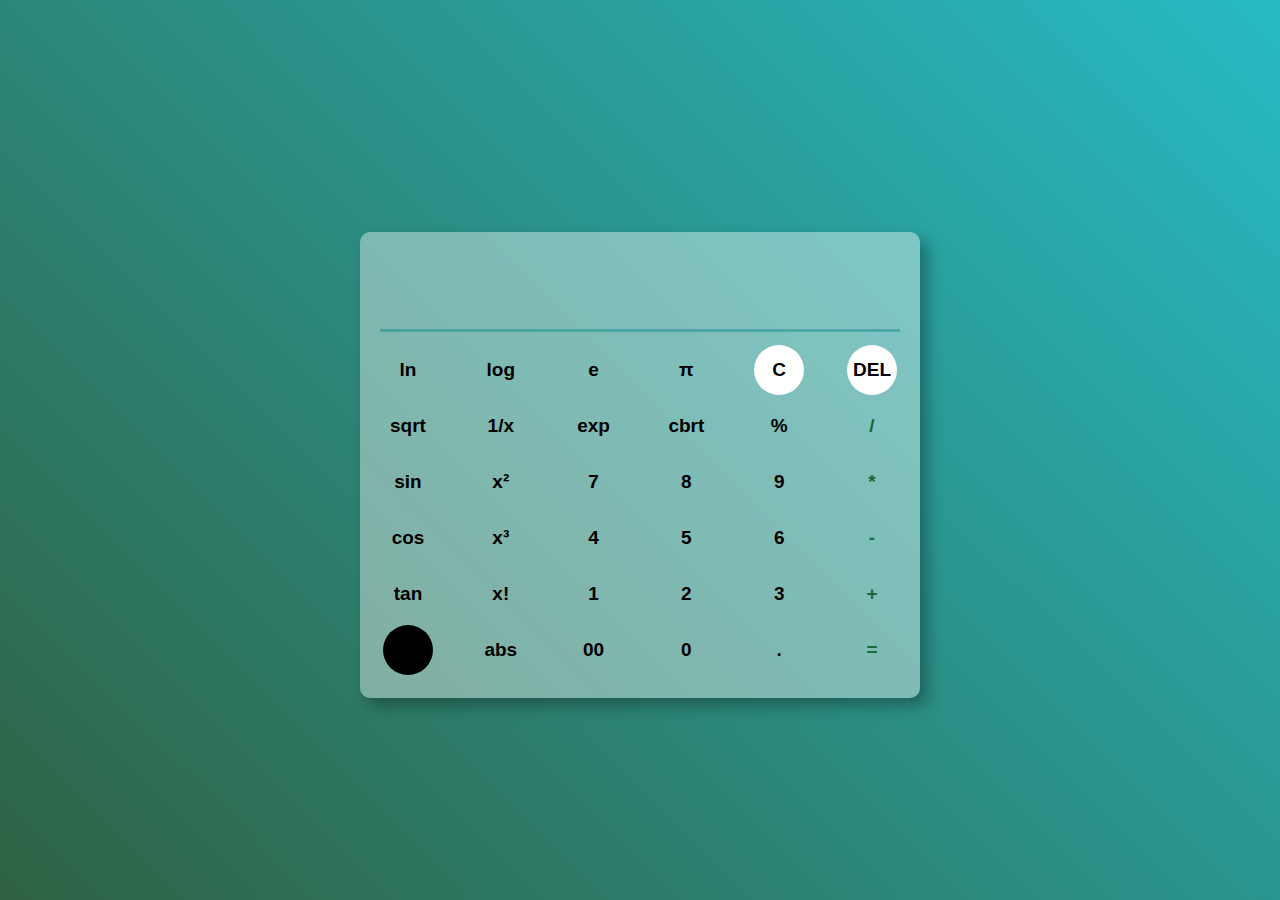
<file: index.html>
<!DOCTYPE html>
<html lang="en">
    <head>
        <meta charset="utf-8">
        <meta name="viewport" content="width=device-width, initial-scale=1">
        <title>Calc Version 3</title>
        <link rel="stylesheet" href="calc.css">
        <script src="script.js" defer></script>
    </head>
    <body>
            <div class="wrapper">
                <div class="output">
                    <div class="prev-op" data-prev-op></div>
                    <div class="current-op" data-current-op></div>
                </div>  
                <div class="row">
                    <button class="button" data-operator>ln</button>
                    <button class="button" data-operator>log</button>
                    <button class="button" data-number>e</button>
                    <button class="button" data-number>π</button>
                    <button class="button button-cancel" data-clear>C</button>
                    <button class="button button-cancel" data-delete>DEL</button>
                </div>  

                <div class="row">
                    <button class="button" data-operator>sqrt</button>
                    <button class="button" data-operator>1/x</button>
                    <button class="button" data-operator>exp</button>
                    <button class="button" data-operator>cbrt</button>
                    <button class="button" data-operator>%</button>
                    <button class="button button-op" data-operator>/</button>
                </div>
                    
                <div class="row">
                    <button class="button" data-operator>sin</button>
                    <button class="button" data-operator>x²</button>
                    <button class="button" data-number>7</button>
                    <button class="button" data-number>8</button>
                    <button class="button" data-number>9</button>
                    <button class="button button-op" data-operator>*</button>
                </div>
        
                <div class="row">
                    <button class="button" data-operator>cos</button>
                    <button class="button" data-operator>x³</button>                       
                    <button class="button" data-number>4</button>
                    <button class="button" data-number>5</button>
                    <button class="button" data-number>6</button>
                    <button class="button button-op" data-operator>-</button>
                </div>
        
                <div class="row">
                    <button class="button" data-operator>tan</button>
                    <button class="button" data-operator>x!</button>
                    <button class="button" data-number>1</button>
                    <button class="button" data-number>2</button>
                    <button class="button" data-number>3</button>
                    <button class="button button-op" data-operator>+</button>
                </div>
        
                <div class="row">
                    <button class="theme-toggle"></button>
                    <button class="button" data-operator>abs</button>
                    <button class="button" data-number>00</button>
                    <button class="button" data-number>0</button>
                    <button class="button" data-number>.</button>
                    <button class="button button-op" data-equal>=</button>
                </div>  
                
            </div>
    </body>
</html>
</file>
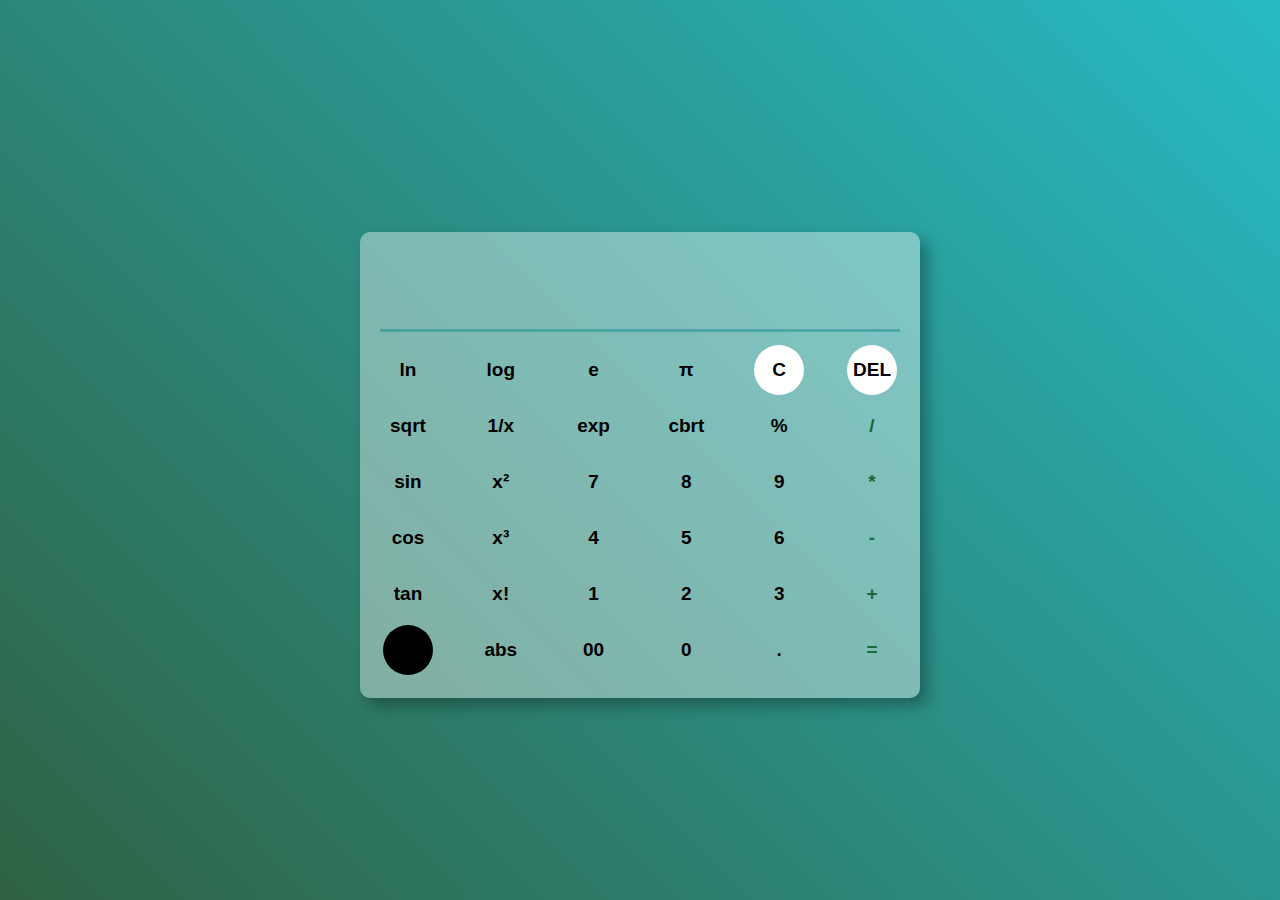
<file: practice4/src/index.html>
<!DOCTYPE html>
<html lang="en">
    <head>
        <meta charset="utf-8">
        <meta name="viewport" content="width=device-width, initial-scale=1">
        <title>Calc Version 3</title>
        <link rel="stylesheet" href="calc..css">
        <script src="script.js" defer></script>
    </head>
    <body>
            <div class="wrapper">
                <div class="output">
                    <div class="prev-op" data-prev-op></div>
                    <div class="current-op" data-current-op></div>
                </div>  
                <div class="row">
                    <button class="button" data-operator>ln</button>
                    <button class="button" data-operator>log</button>
                    <button class="button" data-number>e</button>
                    <button class="button" data-number>π</button>
                    <button class="button button-cancel" data-clear>C</button>
                    <button class="button button-cancel" data-delete>DEL</button>
                </div>  

                <div class="row">
                    <button class="button" data-operator>sqrt</button>
                    <button class="button" data-operator>1/x</button>
                    <button class="button" data-operator>exp</button>
                    <button class="button" data-operator>cbrt</button>
                    <button class="button" data-operator>%</button>
                    <button class="button button-op" data-operator>/</button>
                </div>
                    
                <div class="row">
                    <button class="button" data-operator>sin</button>
                    <button class="button" data-operator>x²</button>
                    <button class="button" data-number>7</button>
                    <button class="button" data-number>8</button>
                    <button class="button" data-number>9</button>
                    <button class="button button-op" data-operator>*</button>
                </div>
        
                <div class="row">
                    <button class="button" data-operator>cos</button>
                    <button class="button" data-operator>x³</button>                       
                    <button class="button" data-number>4</button>
                    <button class="button" data-number>5</button>
                    <button class="button" data-number>6</button>
                    <button class="button button-op" data-operator>-</button>
                </div>
        
                <div class="row">
                    <button class="button" data-operator>tan</button>
                    <button class="button" data-operator>x!</button>
                    <button class="button" data-number>1</button>
                    <button class="button" data-number>2</button>
                    <button class="button" data-number>3</button>
                    <button class="button button-op" data-operator>+</button>
                </div>
        
                <div class="row">
                    <button class="theme-toggle"></button>
                    <button class="button" data-operator>abs</button>
                    <button class="button" data-number>00</button>
                    <button class="button" data-number>0</button>
                    <button class="button" data-number>.</button>
                    <button class="button button-op" data-equal>=</button>
                </div>  
                
            </div>
    </body>
</html>
</file>
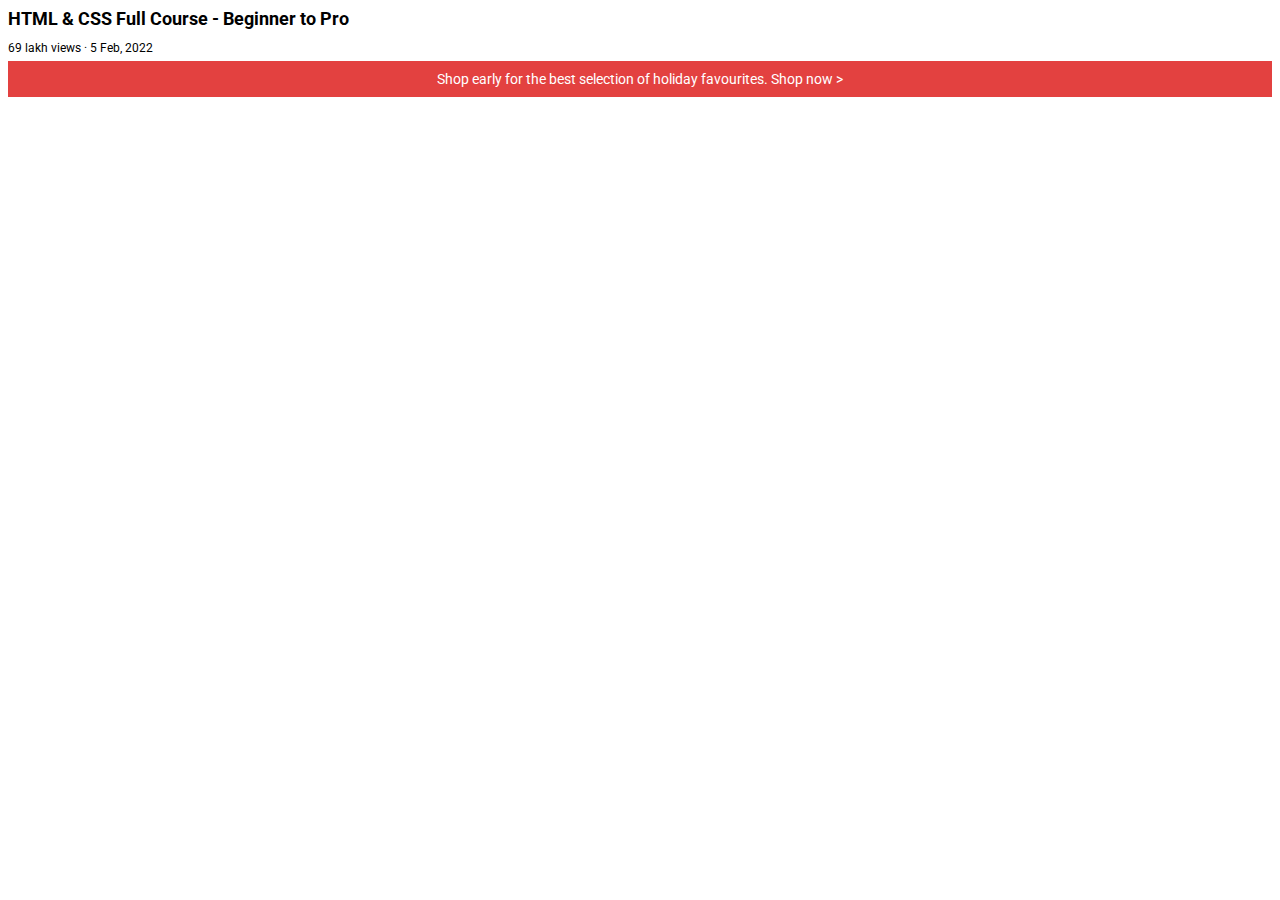
<file: practice1/src/intro_to_html/text.html>
<!DOCTYPE html>
<html>
    <head>
        <title>Text Practice</title>

        <link rel="preconnect" href="https://fonts.googleapis.com">
        <link rel="preconnect" href="https://fonts.gstatic.com" crossorigin>
        <link href="https://fonts.googleapis.com/css2?family=Roboto:wght@400;700&display=swap" rel="stylesheet">

        <link rel="stylesheet" href="text.css">
    </head>   
    <body>
        <p class="video-title">
            HTML & CSS Full Course - Beginner to Pro
        </p>
        <p class="video-stats">
            69 lakh views &#183; 5 Feb, 2022
        </p>
        <p class="apple-text">
            Shop early for the best selection of holiday favourites. <span class="shop">Shop now ></span>
        </p> 
    </body>
</html>
</file>
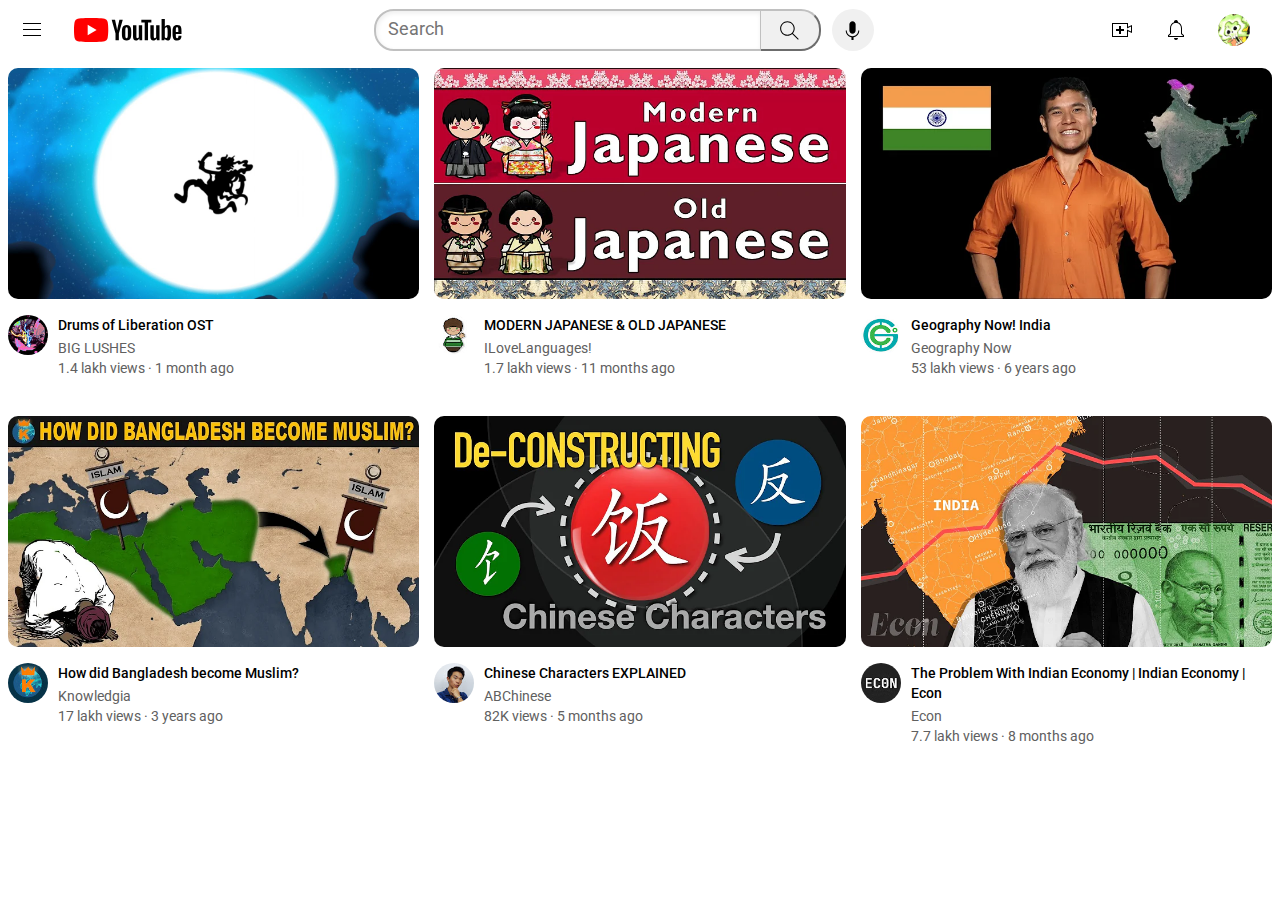
<file: practice1/src/youtube_clone/youtube.html>
<!DOCTYPE html>
<html>
    <head>
        <title>YT Clone</title>
        
        <link rel="preconnect" href="https://fonts.googleapis.com">
        <link rel="preconnect" href="https://fonts.gstatic.com" crossorigin>
        <link href="https://fonts.googleapis.com/css2?family=Roboto:wght@400;500;700&display=swap" rel="stylesheet">
        
        <link rel="stylesheet" href="styles/general.css">
        <link rel="stylesheet" href="styles/header.css">
        <link rel="stylesheet" href="styles/video.css">
    </head>
    <body>
        <div class="header">
            <div class="left-sec">
                <img class="menu" src="thumbnails/hamburger-menu.svg">
                <img class="yt" src="thumbnails/youtube-logo.svg">
            </div>

            <div class="middle-sec">
                <input class="searchbox"type="text" placeholder="Search">

                <button class="button">
                    <img class="button-img" src="thumbnails/search.svg">
                </button>

                <button class="voice">
                    <img class="voice-img" src="thumbnails/voice-search-icon.svg">  
                </button>
            </div>

            <div class="right-sec">
                <img class= "upload" src="thumbnails/upload.svg">
                <img class="notifications "src="thumbnails/notifications.svg">
                <img class="pfp" src="thumbnails/channel.jpg">
            </div>
        </div>

        <div class="vid-grid">
            <div class="vid-preview">
                <div class="thumbnail-row">
                    <img class="thumb-a" src = "thumbnails/tn1.jpg">
                </div>

                <div class="vid-info-grid">
                    <div class="vid-auththumb">
                        <img class="profile-pic" src="thumbnails/an1.jpg">
                    </div>

                    <div class="vid-info">
                        <p class="vid-title">
                            Drums of Liberation OST
                        </p>

                        <p class="vid-author">
                            BIG LUSHES
                        </p>

                        <p class="vid-stats">
                            1.4 lakh views &#183; 1 month ago
                        </p>
                    </div>
                </div>            
            </div>
    
            <div class="vid-preview">
                <div class="thumbnail-row">
                    <img class="thumb-a" src = "thumbnails/tn2.webp">
                </div>

                <div class="vid-info-grid">
                    <div class="vid-auththumb">
                        <img class="profile-pic" src="thumbnails/an2.jpg">
                    </div>

                    <div class="vid-info">
                        <p class="vid-title">
                            MODERN JAPANESE & OLD JAPANESE
                        </p>

                        <p class="vid-author">
                            ILoveLanguages!
                        </p>

                        <p class="vid-stats">
                            1.7 lakh views &#183; 11 months ago
                        </p>
                    </div>
                </div>            
            </div>
    
            <div class="vid-preview">
                <div class="thumbnail-row">
                    <img class="thumb-a" src = "thumbnails/tn3.webp">
                </div>

                <div class="vid-info-grid">
                    <div class="vid-auththumb">
                        <img class="profile-pic" src="thumbnails/an3.jpg">
                    </div>

                    <div class="vid-info">
                        <p class="vid-title">
                           Geography Now! India 
                        </p>

                        <p class="vid-author">
                            Geography Now
                        </p>

                        <p class="vid-stats">
                            53 lakh views &#183; 6 years ago
                        </p>
                    </div>
                </div>            
            </div>
    
            <div class="vid-preview">
                <div class="thumbnail-row">
                    <img class="thumb-a" src = "thumbnails/tn4.webp">
                </div>

                <div class="vid-info-grid">
                    <div class="vid-auththumb">
                        <img class="profile-pic" src="thumbnails/an4.jpg">
                    </div>

                    <div class="vid-info">
                        <p class="vid-title">
                            How did Bangladesh become Muslim?
                        </p>

                        <p class="vid-author">
                            Knowledgia
                        </p>

                        <p class="vid-stats">
                            17 lakh views &#183; 3 years ago
                        </p>
                    </div>
                </div>            
            </div>
    
            <div class="vid-preview">
                <div class="thumbnail-row">
                    <img class="thumb-a" src = "thumbnails/tn5.webp">
                </div>

                <div class="vid-info-grid">
                    <div class="vid-auththumb">
                        <img class="profile-pic" src="thumbnails/an5.jpg">
                    </div>

                    <div class="vid-info">
                        <p class="vid-title">
                            Chinese Characters EXPLAINED
                        </p>

                        <p class="vid-author">
                            ABChinese
                        </p>

                        <p class="vid-stats">
                            82K views &#183; 5 months ago
                        </p>
                    </div>
                </div>            
            </div>
    
            <div class="vid-preview">
                <div class="thumbnail-row">
                    <img class="thumb-a" src = "thumbnails/tn6.webp">
                </div>

                <div class="vid-info-grid">
                    <div class="vid-auththumb">
                        <img class="profile-pic" src="thumbnails/an6.jpg">
                    </div>

                    <div class="vid-info">
                        <p class="vid-title">
                            The Problem With Indian Economy | Indian Economy | Econ
                        </p>

                        <p class="vid-author">
                            Econ
                        </p>

                        <p class="vid-stats">
                            7.7 lakh views &#183; 8 months ago
                        </p>
                    </div>
                </div>            
            </div>
        </div>
        
    </body>
</html>
</file>
<file: calc.css>
* {
    margin: 0;
    padding: 0;
    box-sizing: border-box;
    font-family: 'Lucida Sans', 'Lucida Sans Regular', 'Lucida Grande', 'Lucida Sans Unicode', Geneva, Verdana, sans-serif;
    transition: all 0.3s ease-in;
}

body {
    width: 100%;
    height: 100vh;
    display:flex;
    align-items: center;
    justify-content: center;
    flex-direction: column;
    background: var(--background);
    transition: ease 2s;

    --background: linear-gradient(45deg,rgb(47, 98, 67),rgb(39, 186, 197));

}

body.dark {
    --background: linear-gradient(45deg,#0F2027,#203A43,#2C5364);
}

.theme-toggle {
    height: 50px;
    width: 50px;
    border-radius: 30px;
    background-color: var(--color);
    border: none;
    cursor: pointer;
    margin: 3px;

    --color: black
}

.theme-toggle.dark {
    --color: rgb(256,256,256);
}

.wrapper {
    margin-top: 30px;
    padding: 20px;
    border-radius: 10px;
    background-color: var(--bgcolor);
    flex-shrink: 2;
    align-items: center;
    justify-content: center;
    box-shadow: var(--shadow);

    --bgcolor: rgba(256,256,256,0.4);
    --shadow: 8px 8px 15px rgba(0,0,0,0.3);
}

.wrapper.dark {
    --bgcolor: rgba(0,0,0,0.4);
    --shadow: 8px 8px 40px rgba(256,256,256,0.3);
}

.output {
    background-color: transparent;
    height: 80px;
    display: flex;
    align-items: flex-end;
    justify-content: flex-end;
    flex-direction: column;
    padding: 10px;
    border-radius: 10px 10px 0 0;
    width: 100%;
    font-size: 40px;
    border-bottom: solid rgba(0,128,128,0.4);
    margin-bottom: 10px;
    overflow-x: hidden;
}

.current-op,
.prev-op {
    width: 100%;
    text-align: end;
    background-color: transparent;
    border: none;
    color: var(--color);
}

.current-op.dark,
.prev-op.dark {
    --color: white
}

.prev-op {
    height: 30px;
    font-size: 20px;
}

.current-op {
    height: 50px;
    font-size: 40px;
}

.button {
    height: 50px;
    width: 50px;
    border-radius: 40px;
    border: none;
    margin: 3px;
    font-size: 19px;
    font-weight: bold;
    background-color: var(--bg-button);
    cursor: pointer;
    color: var(--color);

    --bg-button: rgba(256,256,253,0);
    --color: black;
}

.button.dark{
    --bg-button: #fffff;
    --color: white;
}

.button:hover{
    background-color: rgba(213,119,124,0.1);
    box-shadow: 2px 2px 2px rgba(0,0,0,0.1);
}

.button:active {
    background-color: rgba(256,256,256,0.3);
}

.row {
    display: flex;
    justify-content: space-between;
}

.button-op {
    color: rgb(23, 106, 55);
}

.button-op:hover{
    background-color: rgba(80,200,120,0.5);
    box-shadow: 2px 2px 2px rgba(0,0,0,0.1);
    color:white;
}

.button-op:active {
    background-color: rgba(80,200,120,0.9);
    color: white;
}

.button-cancel {
    background-color: rgb(256,256,253);
}

.button-cancel:hover{
    background-color: rgb(200, 80, 80);
    box-shadow: 2px 2px 2px rgba(0,0,0,0.1);
    color:white;
}

.button-cancel:active {
    background-color: rgb(184, 35, 45);
    color: white;
}

@media (max-width: 600px) {
    .wrapper {
        width: 90%;
    }
}

@media (min-width: 600px) {
    .wrapper{
        width: 560px;
    }
}
</file>
<file: practice4/src/calc..css>
* {
    margin: 0;
    padding: 0;
    box-sizing: border-box;
    font-family: 'Lucida Sans', 'Lucida Sans Regular', 'Lucida Grande', 'Lucida Sans Unicode', Geneva, Verdana, sans-serif;
    transition: all 0.3s ease-in;
}

body {
    width: 100%;
    height: 100vh;
    display:flex;
    align-items: center;
    justify-content: center;
    flex-direction: column;
    background: var(--background);
    transition: ease 2s;

    --background: linear-gradient(45deg,rgb(47, 98, 67),rgb(39, 186, 197));

}

body.dark {
    --background: linear-gradient(45deg,#0F2027,#203A43,#2C5364);
}

.theme-toggle {
    height: 50px;
    width: 50px;
    border-radius: 30px;
    background-color: var(--color);
    border: none;
    cursor: pointer;
    margin: 3px;

    --color: black
}

.theme-toggle.dark {
    --color: rgb(256,256,256);
}

.wrapper {
    margin-top: 30px;
    padding: 20px;
    border-radius: 10px;
    background-color: var(--bgcolor);
    flex-shrink: 2;
    align-items: center;
    justify-content: center;
    box-shadow: var(--shadow);

    --bgcolor: rgba(256,256,256,0.4);
    --shadow: 8px 8px 15px rgba(0,0,0,0.3);
}

.wrapper.dark {
    --bgcolor: rgba(0,0,0,0.4);
    --shadow: 8px 8px 40px rgba(256,256,256,0.3);
}

.output {
    background-color: transparent;
    height: 80px;
    display: flex;
    align-items: flex-end;
    justify-content: flex-end;
    flex-direction: column;
    padding: 10px;
    border-radius: 10px 10px 0 0;
    width: 100%;
    font-size: 40px;
    border-bottom: solid rgba(0,128,128,0.4);
    margin-bottom: 10px;
    overflow-x: hidden;
}

.current-op,
.prev-op {
    width: 100%;
    text-align: end;
    background-color: transparent;
    border: none;
    color: var(--color);
}

.current-op.dark,
.prev-op.dark {
    --color: white
}

.prev-op {
    height: 30px;
    font-size: 20px;
}

.current-op {
    height: 50px;
    font-size: 40px;
}

.button {
    height: 50px;
    width: 50px;
    border-radius: 40px;
    border: none;
    margin: 3px;
    font-size: 19px;
    font-weight: bold;
    background-color: var(--bg-button);
    cursor: pointer;
    color: var(--color);

    --bg-button: rgba(256,256,253,0);
    --color: black;
}

.button.dark{
    --bg-button: #fffff;
    --color: white;
}

.button:hover{
    background-color: rgba(213,119,124,0.1);
    box-shadow: 2px 2px 2px rgba(0,0,0,0.1);
}

.button:active {
    background-color: rgba(256,256,256,0.3);
}

.row {
    display: flex;
    justify-content: space-between;
}

.button-op {
    color: rgb(23, 106, 55);
}

.button-op:hover{
    background-color: rgba(80,200,120,0.5);
    box-shadow: 2px 2px 2px rgba(0,0,0,0.1);
    color:white;
}

.button-op:active {
    background-color: rgba(80,200,120,0.9);
    color: white;
}

.button-cancel {
    background-color: rgb(256,256,253);
}

.button-cancel:hover{
    background-color: rgb(200, 80, 80);
    box-shadow: 2px 2px 2px rgba(0,0,0,0.1);
    color:white;
}

.button-cancel:active {
    background-color: rgb(184, 35, 45);
    color: white;
}

@media (max-width: 600px) {
    .wrapper {
        width: 90%;
    }
}

@media (min-width: 600px) {
    .wrapper{
        width: 560px;
    }
}
</file>
<file: practice1/src/intro_to_html/text.css>
p {
    font-family: Roboto;
    margin-top: 0;
}

.video-title{
    font-size: 18px;
    font-weight: bold;
}

.video-stats {
    font-size: 12px;
    font-weight: normal;
    line-height: 2px;
}

.apple-text {
    font-size: 14px;
    margin-bottom: 50px;
    background-color: rgb(227,65,64);
    color: white;
    text-align: center;
    padding-top: 10px;
    padding-bottom: 10px;
}

.shop:hover {
    text-decoration: underline;
    cursor: pointer;
}
</file>
<file: practice1/src/youtube_clone/styles/general.css>
p {
    font-family: Roboto, Arial;
    margin-top: 0;
    margin-bottom: 0;
}
</file>
<file: practice1/src/youtube_clone/styles/header.css>
.header {
    height: 60px;
    display: flex;
    flex-direction: row;
    justify-content: space-between; 
    background-color: white;
    position: fixed;
    top:0;
    left: 0;
    right: 0;
    }

.left-sec {
    display: flex;
    align-items: center;
}

.menu {
    height: 24px;
    margin-left: 20px;
    margin-right: 18px;
    cursor: pointer;
}

.yt {
    height: 24px;
    margin-left: 12px;
    cursor: pointer;
}

.middle-sec {
    flex: 1;
    margin-left: 70px;
    margin-right: 35px;
    max-width: 500px;
    display: flex;
    align-items: center;
}

.button,
.voice {
    height: 42px;
    background-color: rgb(240,240,240);
    border-color: rgb(192,192,192);
    margin-left: -1px;
    padding-top: 4px;
    cursor: pointer;
}

.button{
    width: 60px;
    border-radius: 0 20px 20px 0;
    border-left:none;
    margin-right: 12px;
}

.voice{
    width: 42px;
    border: none;
    border-radius: 50px;
}

.button-img,
.voice-img{
    height: 25px;
}

.searchbox {
    flex: 1;
    height: 36px;
    border-width: 2px;
    border-style: solid;
    border-color: rgb(192,192,192);
    padding-left: 12px;
    font-size: 16px;
    box-shadow: inset 1px 2px 5px rgba(0,0,0,0.075) ;
    border-radius: 20px 0 0 20px;
    width: 0;
}


.searchbox::placeholder{
    font-family: Roboto, Arial;
    font-size: 18px;   
}

.right-sec {
    width: 180px;
    display: flex;
    margin-left: 50px;
    align-items: center;
    justify-content: flex-end;
    margin-right: 20px;
    flex-shrink: 0;
}

.upload,
.notifications {
    height: 24px;
    margin-right: 30px;
    cursor: pointer;
}

.pfp {
    height: 32px;
    cursor: pointer;
    border-radius: 20px;
    margin-right: 10px;
}
</file>
<file: practice1/src/youtube_clone/styles/video.css>
.vid-title {
    margin-top: 0;
    font-size: 14px;
    font-weight: 500;
    line-height: 20px;
    margin-bottom: 5px;
}

.thumb-a {
    width: 100%;
    border-radius: 10px;
    cursor: pointer;
}

.vid-info-grid {
    display: grid;
    grid-template-columns: 50px 1fr;
    cursor: pointer;
}

.profile-pic {
    width: 40px;
    border-radius: 30px;
}

.thumbnail-row {
    margin-bottom: 12px;
}

.vid-author,
.vid-stats {
    font-size: 14px;
    color: rgb(96,96,96);
}

.vid-author {
    margin-bottom: 4px;
}

.vid-grid {
    display: grid;
    grid-template-columns: 1fr 1fr 1fr;
    column-gap: 15px;
    row-gap: 40px;
    padding-top: 60px;
}

@media (max-width: 700px) {
    .vid-grid{
        grid-template-columns: 1fr 1fr;        
    }    
}
</file>
